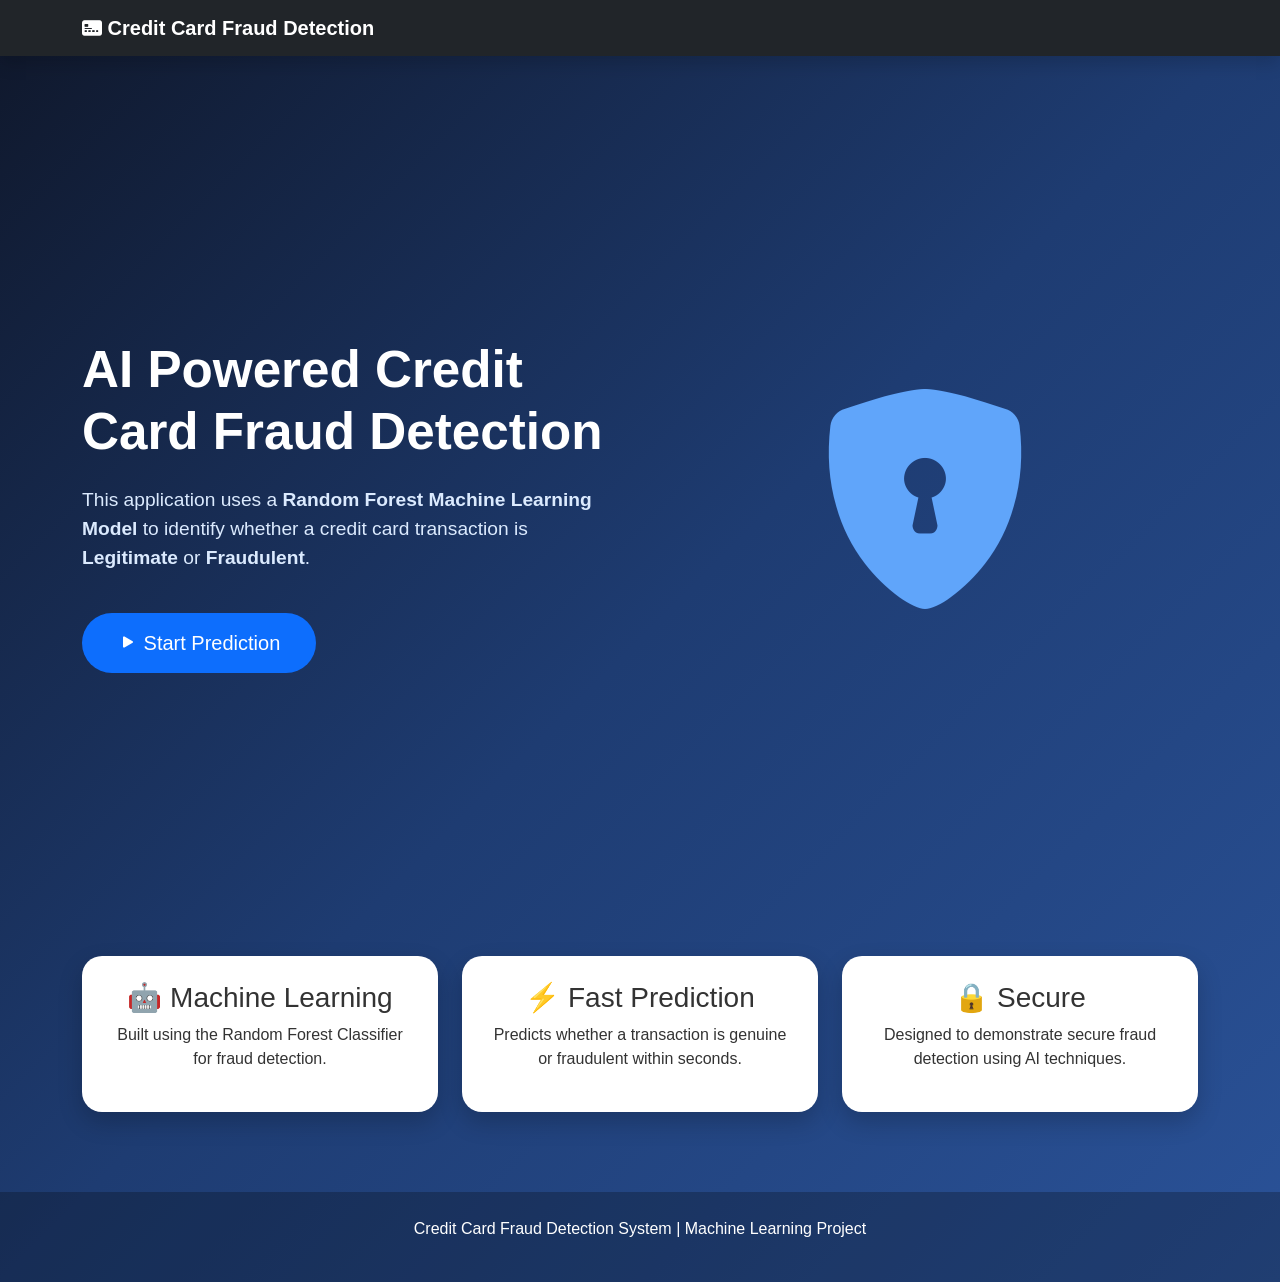
<file: templates/home.html>
<!DOCTYPE html>
<html lang="en">

<head>

    <meta charset="UTF-8">
    <meta name="viewport" content="width=device-width, initial-scale=1.0">

    <title>Credit Card Fraud Detection</title>

    <link href="https://cdn.jsdelivr.net/npm/bootstrap@5.3.3/dist/css/bootstrap.min.css" rel="stylesheet">

    <link rel="stylesheet"
        href="https://cdn.jsdelivr.net/npm/bootstrap-icons@1.11.3/font/bootstrap-icons.min.css">

    <style>

        *{
            margin:0;
            padding:0;
            box-sizing:border-box;
        }

        body{
            background:linear-gradient(135deg,#0f172a,#1e3c72,#2a5298);
            color:white;
            font-family:'Segoe UI',sans-serif;
        }

        .hero{
            min-height:100vh;
            display:flex;
            align-items:center;
        }

        .hero h1{
            font-size:3.2rem;
            font-weight:bold;
        }

        .hero p{
            font-size:1.2rem;
            color:#dbeafe;
        }

        .btn-start{
            background:#0d6efd;
            color:white;
            padding:14px 35px;
            font-size:20px;
            border-radius:50px;
            transition:.3s;
        }

        .btn-start:hover{
            background:#084298;
            color:white;
            transform:scale(1.05);
        }

        .hero-img{
            font-size:220px;
            color:#60a5fa;
            text-align:center;
        }

        .feature-card{
            background:white;
            color:#333;
            border-radius:20px;
            padding:25px;
            text-align:center;
            box-shadow:0 10px 25px rgba(0,0,0,.2);
            transition:.3s;
            height:100%;
        }

        .feature-card:hover{
            transform:translateY(-8px);
        }

        footer{
            margin-top:80px;
            padding:25px;
            text-align:center;
            background:rgba(0,0,0,.25);
        }

    </style>

</head>

<body>

<nav class="navbar navbar-expand-lg navbar-dark bg-dark shadow">

<div class="container">

<a class="navbar-brand fw-bold" href="/">

<i class="bi bi-credit-card-2-front-fill"></i>

Credit Card Fraud Detection

</a>

</div>

</nav>


<div class="container hero">

<div class="row align-items-center">

<div class="col-lg-6">

<h1>

AI Powered Credit Card Fraud Detection

</h1>

<p class="mt-4">

This application uses a <strong>Random Forest Machine Learning Model</strong>
to identify whether a credit card transaction is
<strong>Legitimate</strong> or <strong>Fraudulent</strong>.

</p>

<a href="/predict" class="btn btn-start mt-4">

<i class="bi bi-play-fill"></i>

Start Prediction

</a>

</div>

<div class="col-lg-6 text-center">

<div class="hero-img">

<i class="bi bi-shield-lock-fill"></i>

</div>

</div>

</div>

</div>


<div class="container mb-5">

<div class="row g-4">

<div class="col-md-4">

<div class="feature-card">

<h3>🤖 Machine Learning</h3>

<p>

Built using the Random Forest Classifier for fraud detection.

</p>

</div>

</div>

<div class="col-md-4">

<div class="feature-card">

<h3>⚡ Fast Prediction</h3>

<p>

Predicts whether a transaction is genuine or fraudulent within seconds.

</p>

</div>

</div>

<div class="col-md-4">

<div class="feature-card">

<h3>🔒 Secure</h3>

<p>

Designed to demonstrate secure fraud detection using AI techniques.

</p>

</div>

</div>

</div>

</div>

<footer>

<p>

Credit Card Fraud Detection System | Machine Learning Project

</p>

</footer>

</body>

</html>
</file>
